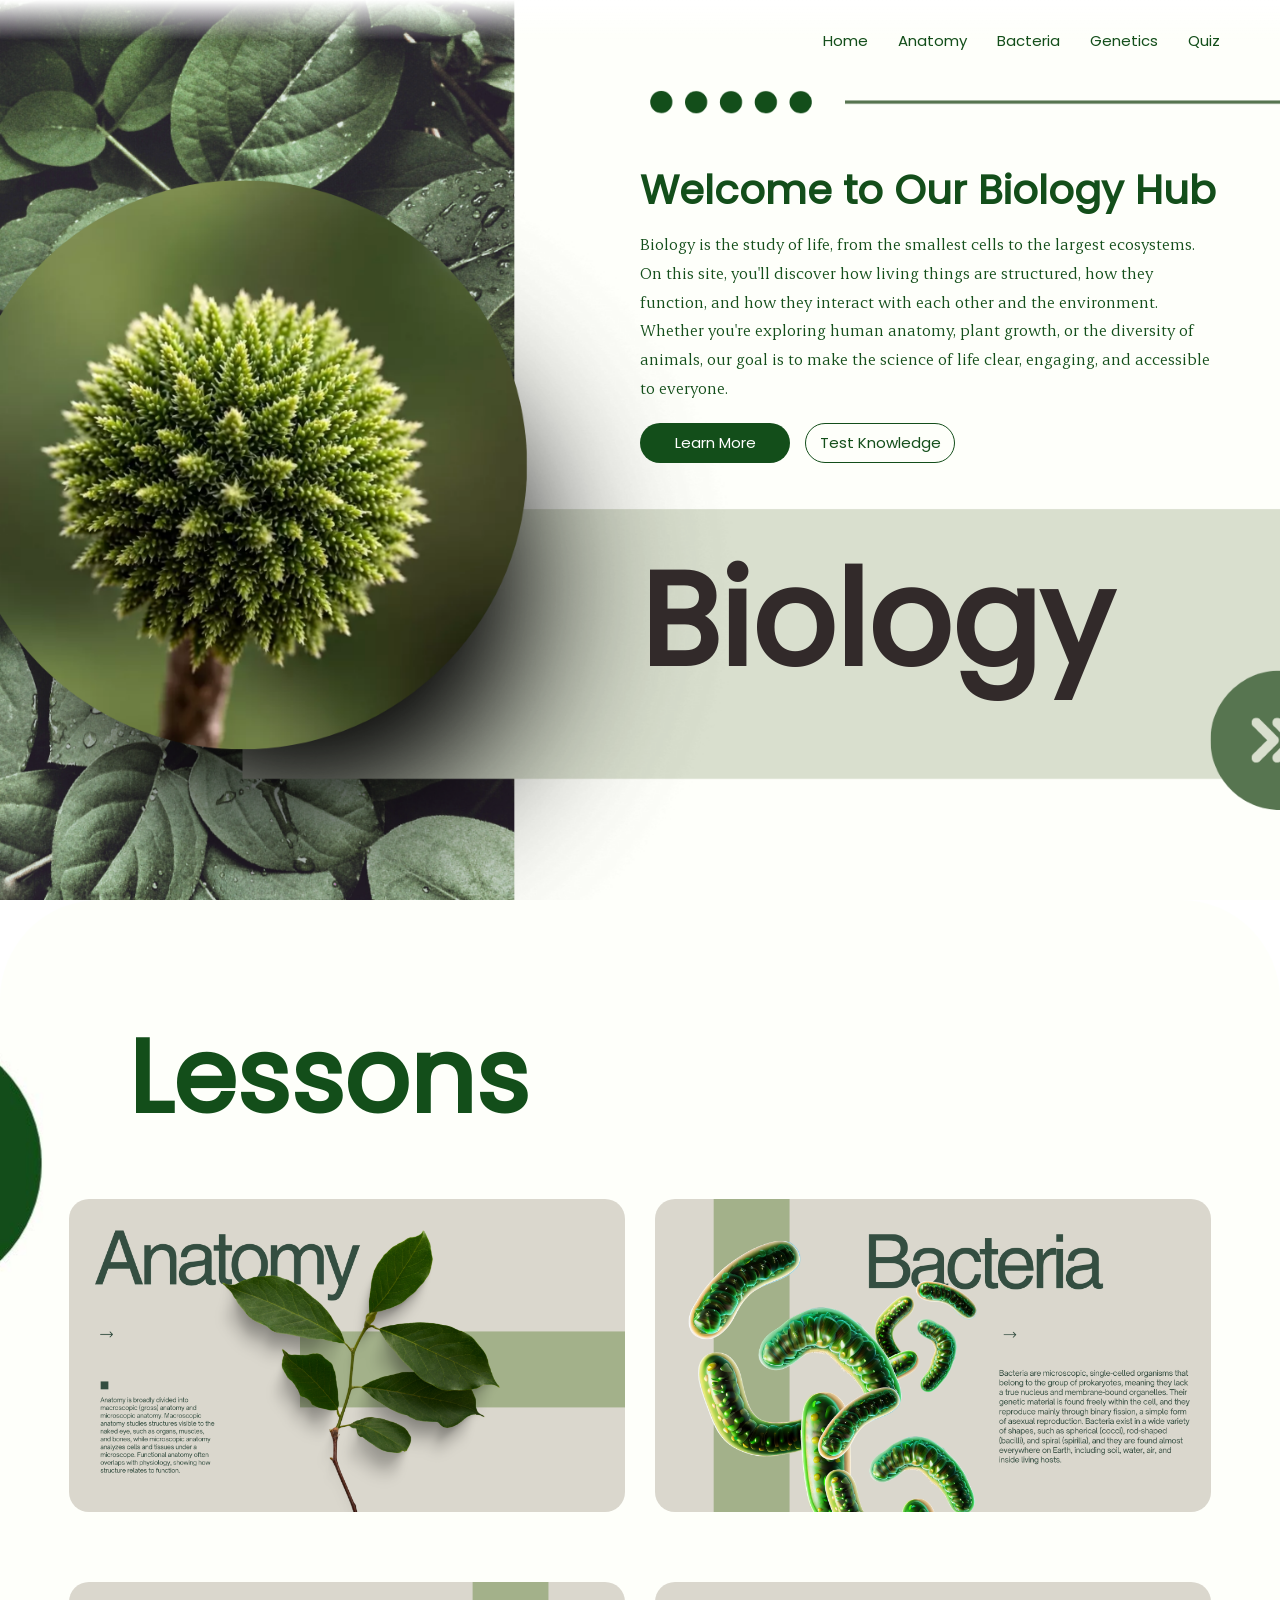
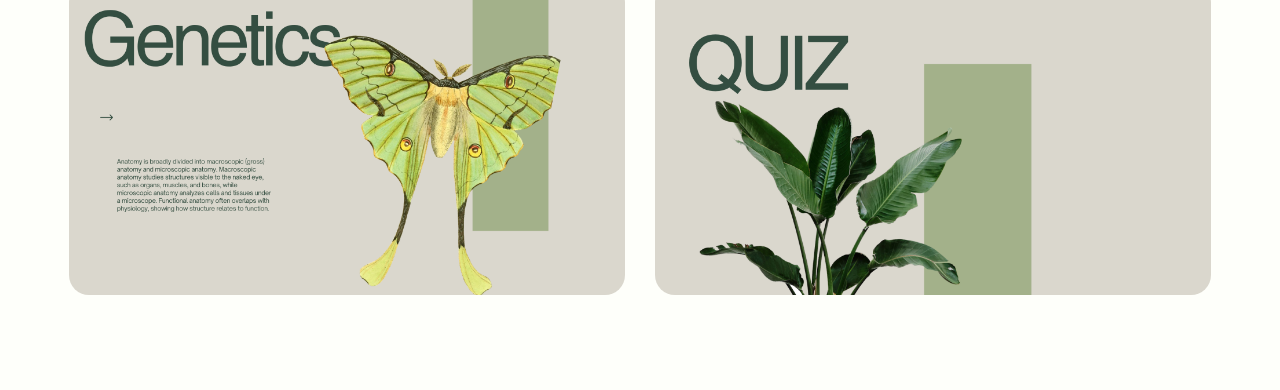
<file: index.html>
<!DOCTYPE html>
<html lang="en">
    <head>
        <title>Biology</title>
        <meta name="viewport" content="width=device-width, initial-scale=1.0">
        <link rel="stylesheet" href="styles.css">
    </head>
    <body>
        <header class="header"></header>

        <!-- Hamburger button (visible on tablet & mobile) -->
        <button class="menu-toggle" id="menuToggle" aria-label="Open navigation menu" aria-expanded="false">
            <span></span>
            <span></span>
            <span></span>
        </button>

        <!-- Overlay to close menu when clicking outside -->
        <div class="nav-overlay" id="navOverlay"></div>

        <section class="front-section" id="home">
            <div class="nav-container">
                <nav id="mainNav">
                    <ul>
                        <li><a href="index.html" onclick="closeMenu()">Home</a></li>
                        <li><a href="Anatomy.html" onclick="closeMenu()">Anatomy</a></li>
                        <li><a href="Bacteria.html" onclick="closeMenu()">Bacteria</a></li>
                        <li><a href="Genetics.html" onclick="closeMenu()">Genetics</a></li>
                        <li><a href="" onclick="closeMenu()">Quiz</a></li>
                    </ul>
                </nav>
            </div>

            <div class="front-head">
                <h1><b>Welcome to Our Biology Hub</b></h1>
                <p>Biology is the study of life, from the smallest cells to the largest ecosystems. 
                    On this site, you'll discover how living things are structured, how they function,
                    and how they interact with each other and the environment. Whether you're exploring
                    human anatomy, plant growth, or the diversity of animals, our goal is to make the 
                    science of life clear, engaging, and accessible to everyone.</p>
                <div class="cta-buttons">
                    <a href="#lessons" class="discover">Learn More</a>
                    <a href="#quiz" class="find">Test Knowledge</a>
                </div>
                <h2><b>Biology</b></h2>
            </div>
        </section>

        <section class="overview-section" id="lessons">
            <h1><b>Lessons</b></h1>
            <div class="row">
                <div class="column">
                    <a href="Anatomy.html"><img src="assests/1.png" alt="Anatomy lesson"></a>
                </div>
                <div class="column">
                    <a href="Bacteria.html"><img src="assests/3.png" alt="Bacteria lesson"></a>
                </div>
            </div>
            <div class="row">
                <div class="column">
                    <a href="Genetics.html"><img src="assests/2.png" alt="Genetics lesson"></a>
                </div>
                <div class="column">
                    <a href="lesson4.html"><img src="assests/4.png" alt="Lesson 4"></a>
                </div>
            </div>
        </section>

        <script>
            const toggle   = document.getElementById('menuToggle');
            const nav      = document.getElementById('mainNav');
            const overlay  = document.getElementById('navOverlay');

            function openMenu() {
                nav.classList.add('open');
                overlay.classList.add('active');
                toggle.setAttribute('aria-expanded', 'true');
            }

            function closeMenu() {
                nav.classList.remove('open');
                overlay.classList.remove('active');
                toggle.setAttribute('aria-expanded', 'false');
            }

            toggle.addEventListener('click', () => {
                nav.classList.contains('open') ? closeMenu() : openMenu();
            });

            overlay.addEventListener('click', closeMenu);

            // Close menu on Escape key
            document.addEventListener('keydown', (e) => {
                if (e.key === 'Escape') closeMenu();
            });
        </script>
    </body>
</html>
</file>
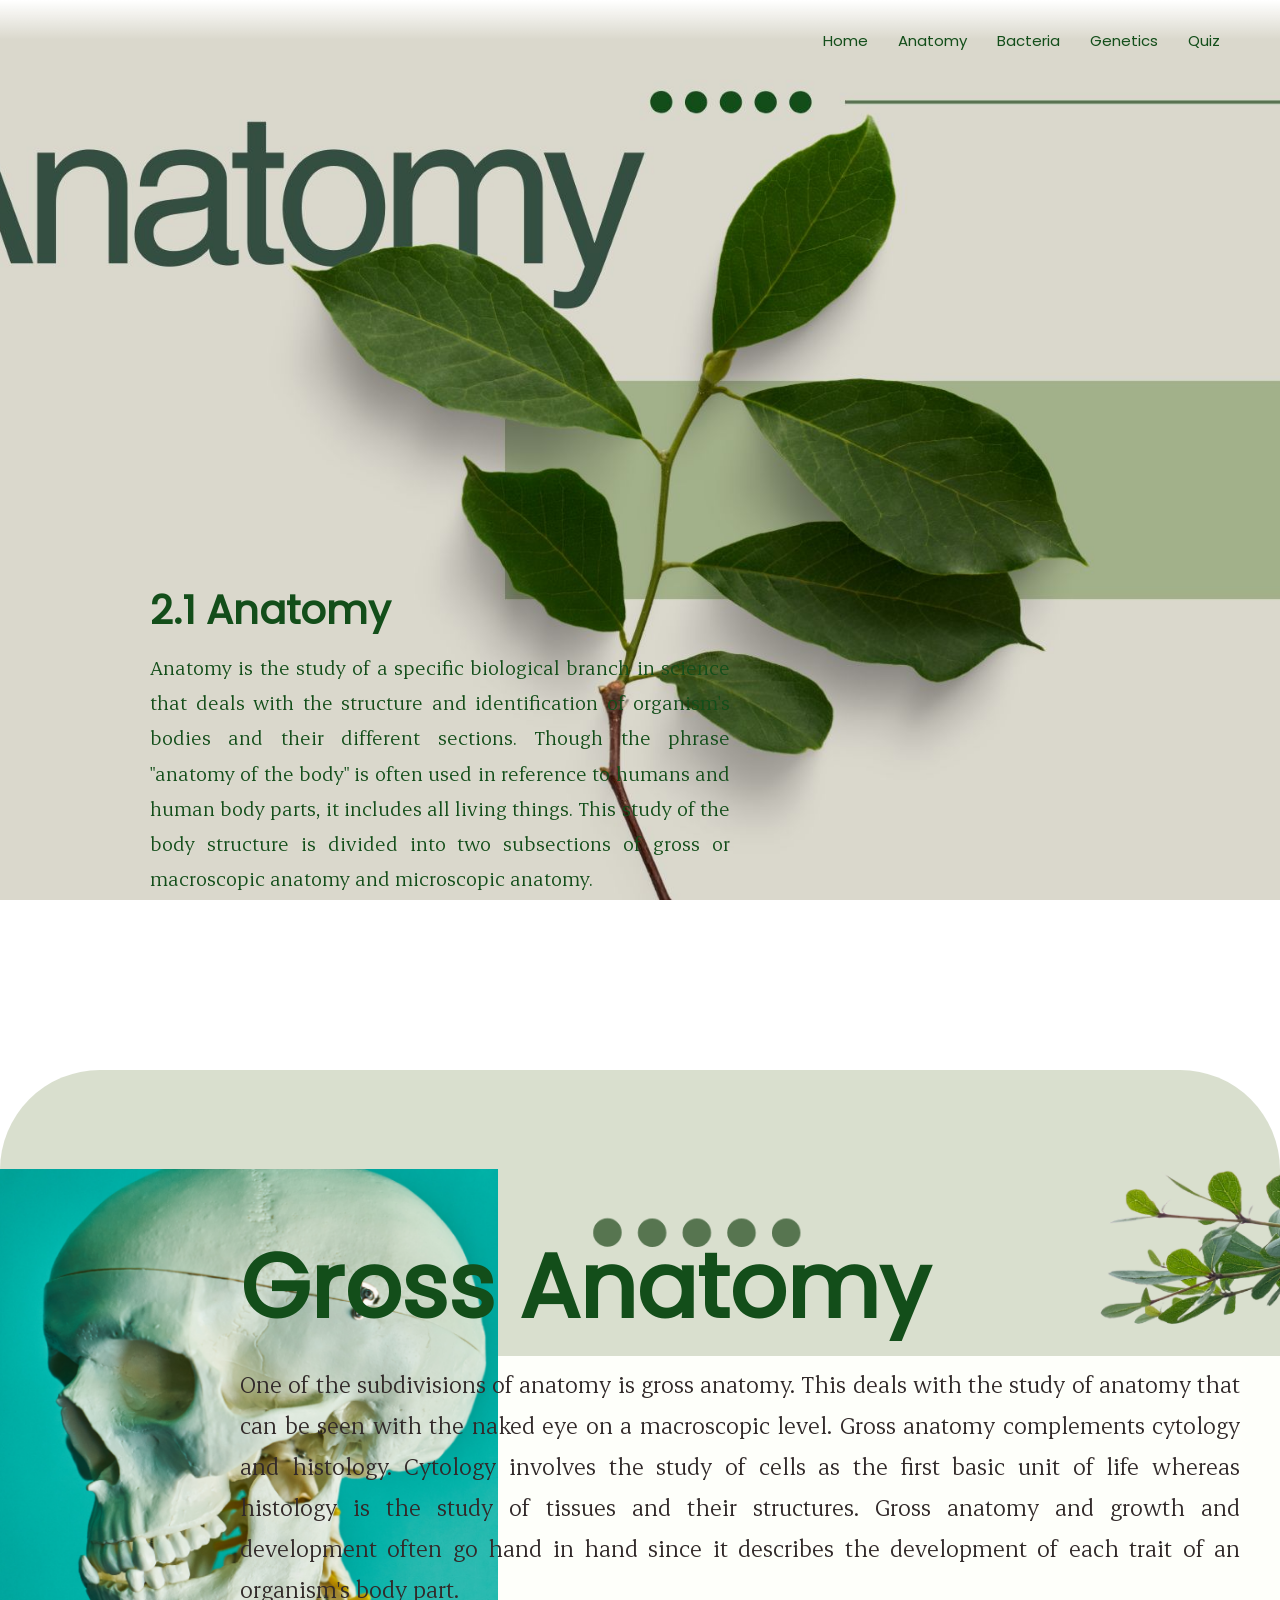
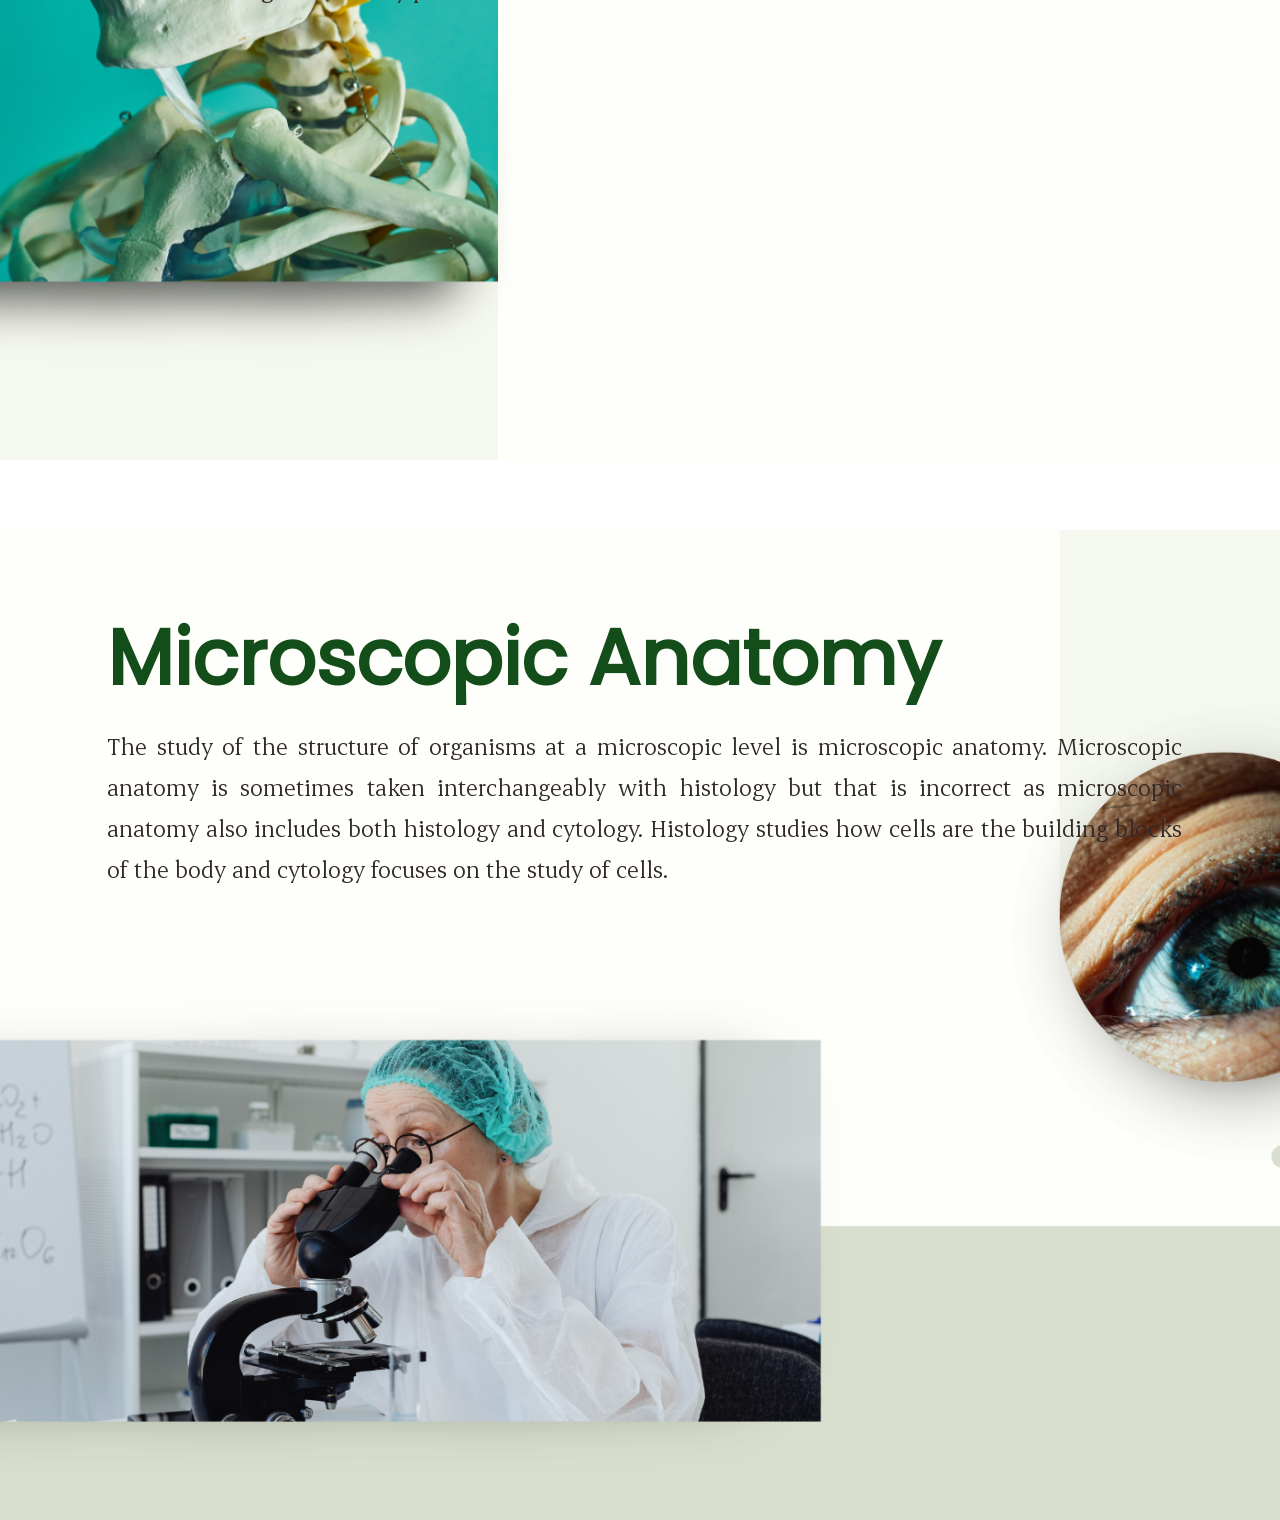
<file: Anatomy.html>
<!DOCTYPE html>
<html lang="en">
    <head>
        <title>Biology - Anatomy</title>
        <meta name="viewport" content="width=device-width, initial-scale=1.0">
        <link rel="stylesheet" href="styles1.css">
    </head>
    <body>
        <header class="header"></header>

        <!-- Hamburger button -->
        <button class="menu-toggle" id="menuToggle" aria-label="Open navigation menu" aria-expanded="false">
            <span></span>
            <span></span>
            <span></span>
        </button>

        <!-- Overlay -->
        <div class="nav-overlay" id="navOverlay"></div>

        <!-- Hero section -->
        <section class="front-section" id="home">
            <div class="nav-container">
                <nav id="mainNav">
                    <ul>
                        <li><a href="index.html" onclick="closeMenu()">Home</a></li>
                        <li><a href="Anatomy.html"  onclick="closeMenu()">Anatomy</a></li>
                        <li><a href="Bacteria.html" onclick="closeMenu()">Bacteria</a></li>
                        <li><a href="Genetics.html" onclick="closeMenu()">Genetics</a></li>
                        <li><a href=""      onclick="closeMenu()">Quiz</a></li>
                    </ul>
                </nav>
                <div class="front-head">
                    <h1><b>2.1 Anatomy</b></h1>
                    <p>Anatomy is the study of a specific biological branch in science that deals with the structure and identification of organism's 
                        bodies and their different sections. Though the phrase "anatomy of the body" is often used in reference to humans and human body 
                        parts, it includes all living things. This study of the body structure is divided into two subsections of gross or macroscopic
                        anatomy and microscopic anatomy.</p>
                </div>
            </div>
        </section>

        <!-- Gross Anatomy section -->
        <section class="gross" id="gross">
            <div class="headgross">
                <h1><b>Gross Anatomy</b></h1>
                <p>One of the subdivisions of anatomy is gross anatomy. This deals with the study of anatomy that can be seen with the naked eye on a macroscopic level.
                    Gross anatomy complements cytology and histology. Cytology involves the study of cells as the first basic unit of life whereas histology is the study
                    of tissues and their structures. Gross anatomy and growth and development often go hand in hand since it describes the development of each trait of 
                    an organism's body part.</p>
            </div>
        </section>

        <!-- Microscopic Anatomy section -->
        <section class="microscopic" id="microscopic">
            <div class="headmicro">
                <h1><b>Microscopic Anatomy</b></h1>
                <p>The study of the structure of organisms at a microscopic level is microscopic anatomy. Microscopic anatomy is sometimes taken interchangeably with 
                    histology but that is incorrect as microscopic anatomy also includes both histology and cytology. Histology studies how cells are the building blocks 
                    of the body and cytology focuses on the study of cells.</p>
            </div>
        </section>

        <script>
            const toggle  = document.getElementById('menuToggle');
            const nav     = document.getElementById('mainNav');
            const overlay = document.getElementById('navOverlay');

            function openMenu() {
                nav.classList.add('open');
                overlay.classList.add('active');
                toggle.setAttribute('aria-expanded', 'true');
            }

            function closeMenu() {
                nav.classList.remove('open');
                overlay.classList.remove('active');
                toggle.setAttribute('aria-expanded', 'false');
            }

            toggle.addEventListener('click', () => {
                nav.classList.contains('open') ? closeMenu() : openMenu();
            });

            overlay.addEventListener('click', closeMenu);

            document.addEventListener('keydown', (e) => {
                if (e.key === 'Escape') closeMenu();
            });
        </script>
    </body>
</html>
</file>
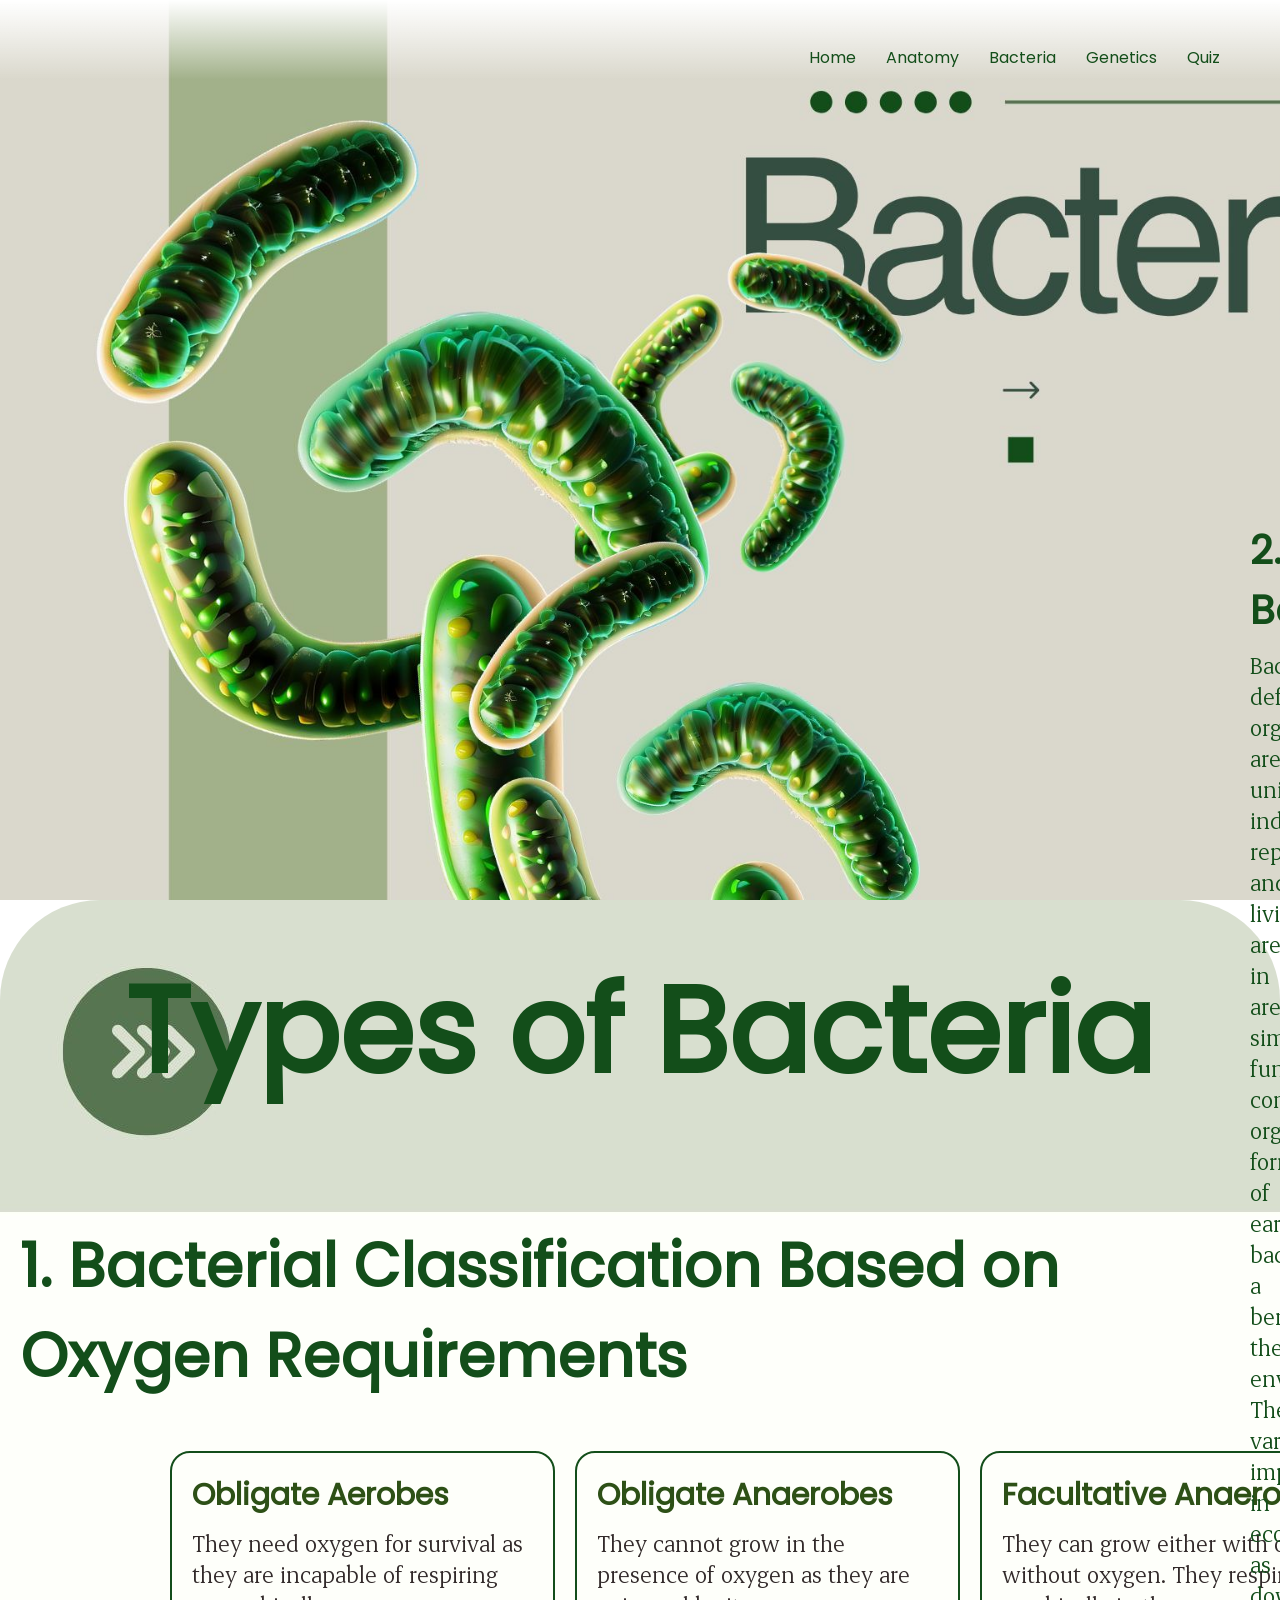
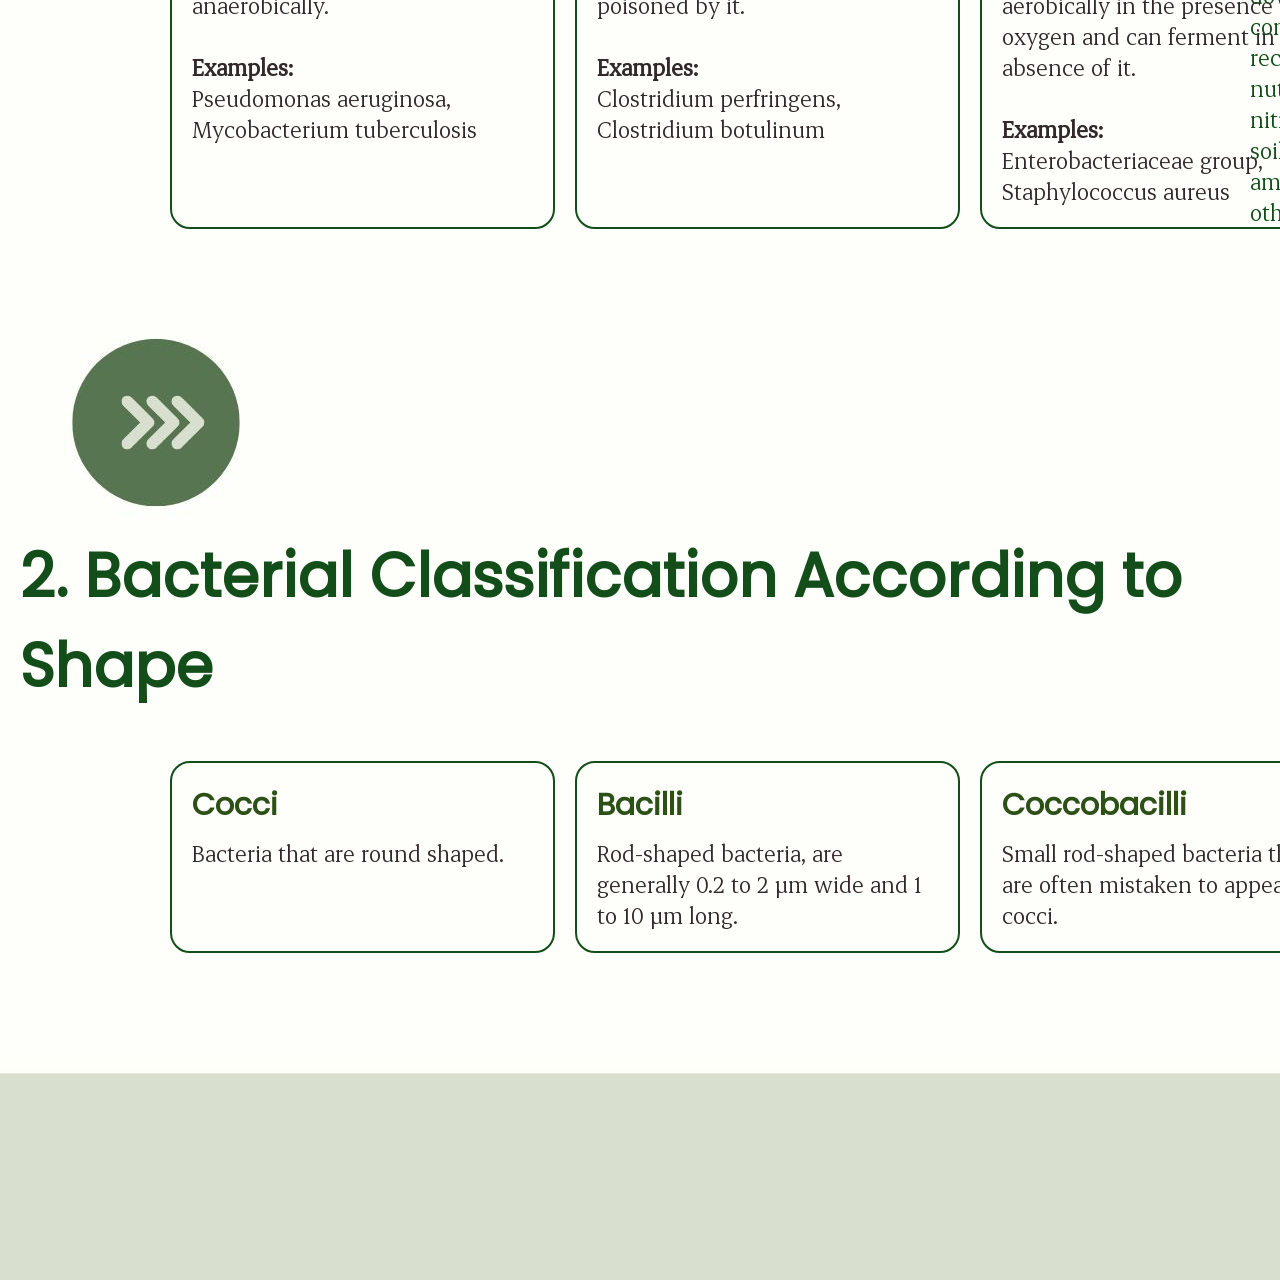
<file: Bacteria.html>
<!DOCTYPE html>
<html>
    <head>
        <title>Biology</title>
        <meta name="viewport" content="width=device-width initial-scale=1.0">
        <link rel="stylesheet" href="styles2.css">
    </head>
    <body>
        <header class="header"></header>
        <!-- Homepage section start -->
        <section class="front-section" id="#home">
                <!-- NavBar start -->
            <div class="nav-container">
                <nav>
                    <ul>
                        <li><a href="index.html">Home</a></li>
                        <li><a href="Anatomy.html">Anatomy</a></li>
                        <li><a href="Bacteria.html">Bacteria</a></li>
                        <li><a href="Genetics.html">Genetics</a></li>
                        <li><a href="">Quiz</a></li>
                       
                    </ul>
                </nav>
                <div class="front-head">
                    <h1><b> 2.2 Bacteria</b></h1>
                    <p>Bacteria are defined as organisms that are microscopic, unicellular, independently reproducing, and mostly free-living. Bacteria are ubiquitous in nature.
                         They are structurally simple but functionally complex organisms that form the basis of all life on earth. Most bacteria, barring a few, are beneficial
                          for their environment. They play a variety of important roles in the ecosystem such as breaking down the toxic components, recycling the nutrients,
                           fixing nitrogen in the soil from the air, among many others.</p>
               
                </div>
            </div>
            <!-- NavBar end -->
    
        </section>
        <!-- Homepage section end -->
        


            <section class="oxygen">

                    <h1>Types of Bacteria</h1>
                    
                    <h2>1. Bacterial Classification Based on Oxygen Requirements</h2>
                                
                <div class="bacteria-grid">
                        
                        <div class="bacteria-box">
                            <h3>Obligate Aerobes</h3>
                            <p>They need oxygen for survival as they are incapable of respiring anaerobically.<br><br></p>
                            <p><strong>Examples:<br></strong> Pseudomonas aeruginosa, Mycobacterium tuberculosis</p>
                        </div>

                        <div class="bacteria-box">
                            <h3>Obligate Anaerobes</h3>
                            <p>They cannot grow in the presence of oxygen as they are poisoned by it.<br><br></p>
                            <p><strong>Examples:<br></strong> Clostridium perfringens, Clostridium botulinum</p>
                        </div>

                        <div class="bacteria-box">
                            <h3>Facultative Anaerobes</h3>
                            <p>They can grow either with or without oxygen. They respire aerobically in the presence of oxygen and can ferment in the absence of it.<br><br></p>
                            <p><strong>Examples:<br></strong> Enterobacteriaceae group, Staphylococcus aureus</p>
                        </div>

                        <div class="bacteria-box">
                            <h3>Aerotolerant</h3>
                            <p>They do not require oxygen for respiration. However, unlike obligate anaerobes, they are not poisoned by oxygen.<br><br></p>
                            <p><strong>Example:<br></strong> Lactobacillus sp.</p>
                        </div>
                </div>

            </section>
               
            </div>
           

        </section>

        <section class="shape" id="shape">
                
            <h2>2. Bacterial Classification According to Shape</h2>
    
                <div class="bacteria-grid">
                <div class="bacteria-box">
                    <h3>Cocci</h3>
                    <p>Bacteria that are round shaped.</p>
                </div>

                <div class="bacteria-box">
                    <h3>Bacilli</h3>
                    <p>Rod-shaped bacteria, are generally 0.2 to 2 µm wide and 1 to 10 µm long.</p>
                </div>

                <div class="bacteria-box">
                    <h3>Coccobacilli</h3>
                    <p>Small rod-shaped bacteria that are often mistaken to appear like cocci.</p>
                </div>

                <div class="bacteria-box">
                    <h3>Spirochetes</h3>
                    <p>Bacteria with a spiral shape and a flexible body.</p>
                </div>
           

        </section>
        

    </body>
</html>
</file>
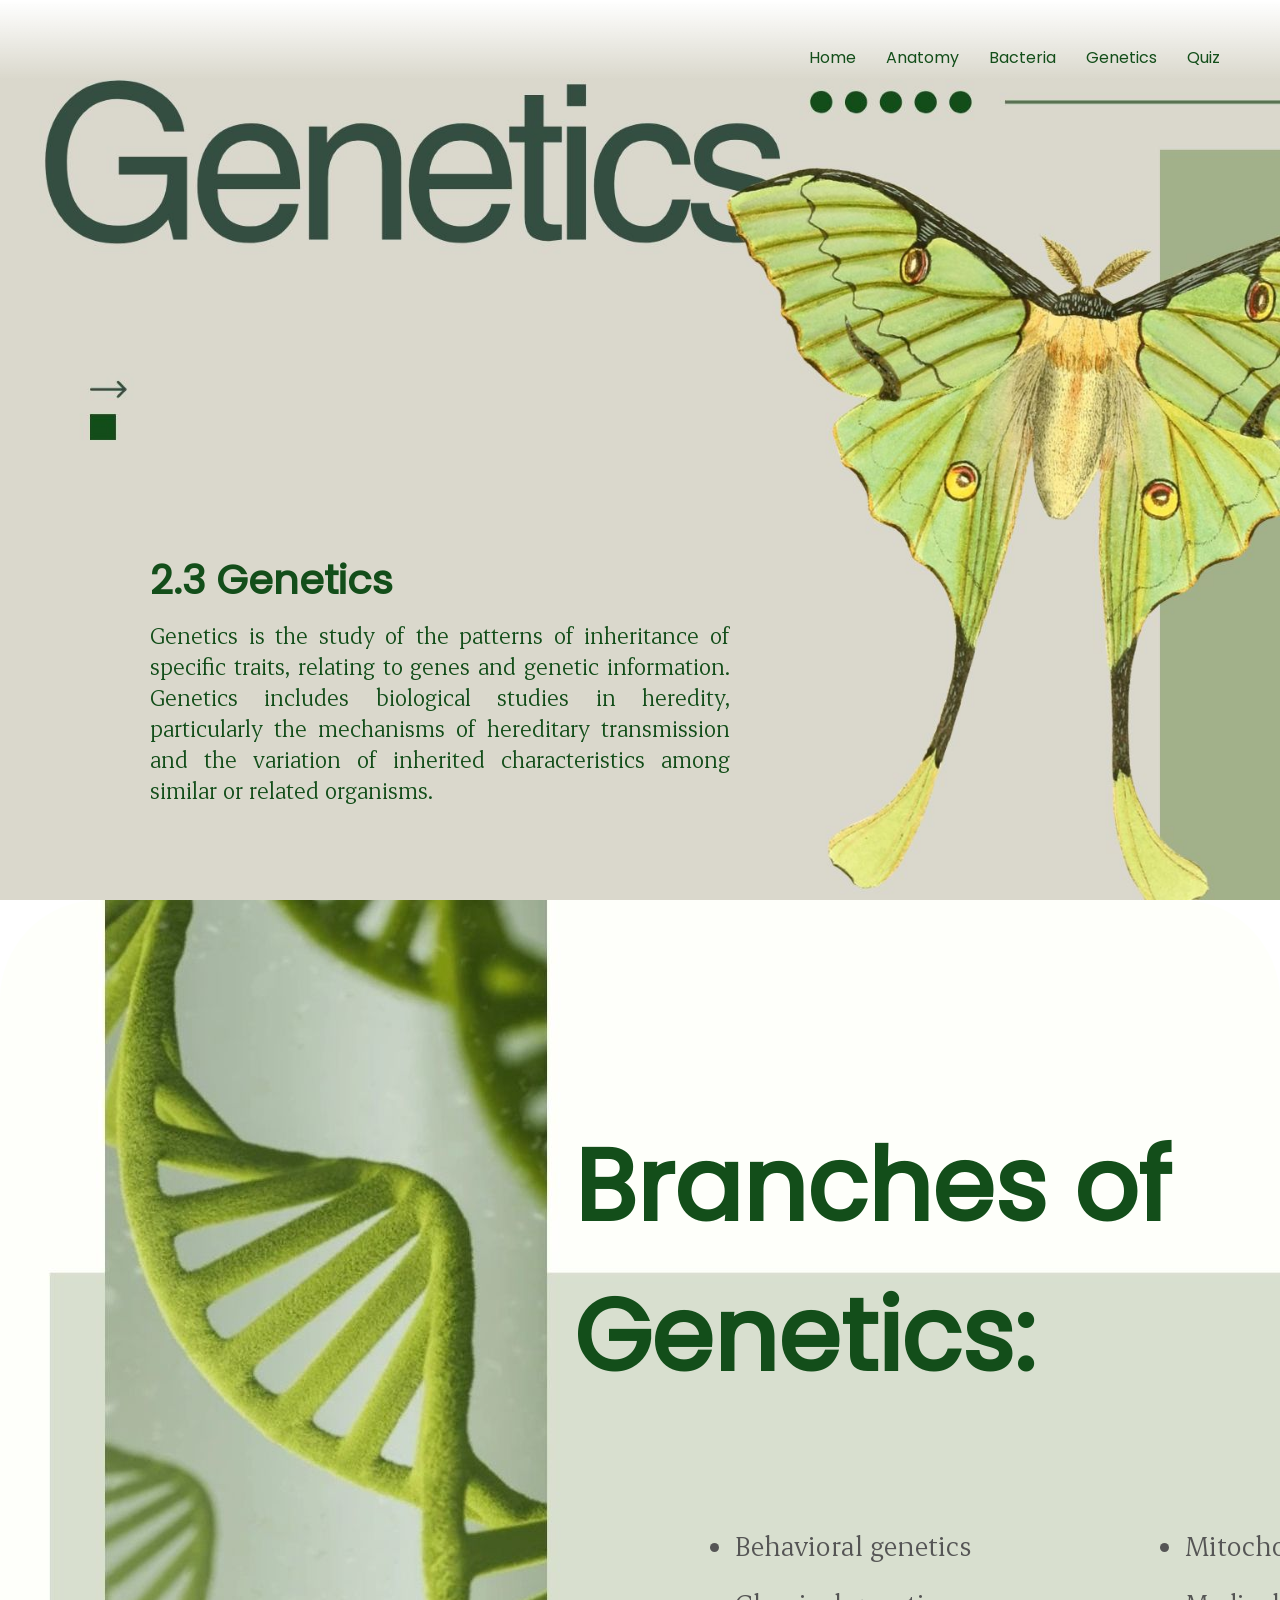
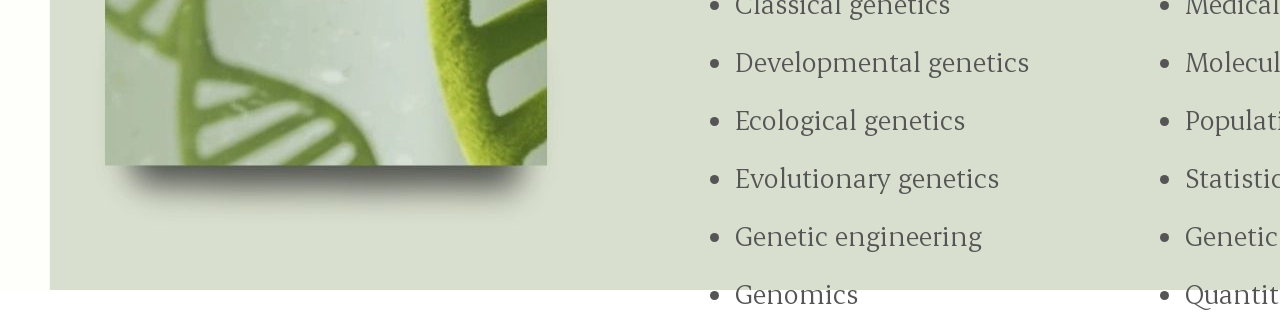
<file: Genetics.html>
<!DOCTYPE html>
<html>
    <head>
        <title>Biology</title>
        <meta name="viewport" content="width=device-width initial-scale=1.0">
        <link rel="stylesheet" href="styles3.css">
    </head>
    <body>
        <header class="header"></header>
        <!-- Homepage section start -->
        <section class="front-section" id="#home">
                <!-- NavBar start -->
            <div class="nav-container">
                <nav>
                    <ul>
                        <li><a href="index.html">Home</a></li>
                        <li><a href="Anatomy.html">Anatomy</a></li>
                        <li><a href="Bacteria.html">Bacteria</a></li>
                        <li><a href="Genetics.html">Genetics</a></li>
                        <li><a href="">Quiz</a></li>
                       
                    </ul>
                </nav>
                <div class="front-head">
                    <h1><b> 2.3 Genetics</b></h1>
                    <p>Genetics is the study of the patterns of inheritance of specific traits, relating to genes and genetic information. 
                        Genetics includes biological studies in heredity, particularly the mechanisms of hereditary transmission and the 
                        variation of inherited characteristics among similar or related organisms.</p>
               
                </div>
            </div>
            <!-- NavBar end -->
    
        </section>
        <!-- Homepage section end -->
        
       
        <section class="gen-sec" id="gen-sec">

            <h1> Branches of Genetics:</h1>
         <div class="container">  
            <div class="two-column">
            <div class="column">
                <ul>
                    <li>Behavioral genetics</li>
                    <li>Classical genetics</li>
                    <li>Developmental genetics</li>
                    <li>Ecological genetics</li>
                    <li>Evolutionary genetics</li>
                    <li>Genetic engineering</li>
                    <li>Genomics</li>
                </ul>
            </div>
            <div class="column">
                <ul>
                    <li>Mitochondrial genetics</li>
                    <li>Medical genetics</li>
                    <li>Molecular genetics</li>
                    <li>Population genetics</li>
                    <li>Statistical genetics</li>
                    <li>Genetic epidemiology</li>
                    <li>Quantitative genetics</li>
                </ul>
            </div>
            </div>
        </div>
        </section>
        

    </body>
</html>
</file>
<file: styles.css>
@font-face {
    font-family: "Erode";
    src: url(assests/fonts/erode/Erode-Regular.ttf) format('truetype');
}

@font-face {
    font-family: "Poppins";
    src: url(assests/fonts/poppins/Poppins-Regular.ttf) format('truetype');
}

html {
    scroll-behavior: smooth;
    min-height: 100%;
    /* prevent white/grey margin on sides */
    margin: 0;
    padding: 0;
}

* {
    margin: 0;
    padding: 0;
    box-sizing: border-box;
}

body {
    background-image: url('assests/homebg.png');
    background-repeat: no-repeat;
    background-size: cover;
    background-position: center center;
    background-attachment: fixed;
    min-height: 100vh;
    /* use 100% not 100vw to avoid scrollbar-gap on desktop */
    width: 100%;
    overflow-x: hidden;
    margin: 0;
    padding: 0;
}

/* ── HOME SECTION ── */
#front-section,
.front-section {
    min-height: 100vh;
    width: 100%;
    position: relative;
}

/* ── HEADER / NAV ── */
.header {
    position: fixed;
    top: 0;
    left: 0;
    width: 100%;
    padding: 20px 10px;
    background: linear-gradient(
        to bottom,
        rgba(255, 255, 255, 1),
        rgba(255, 255, 255, 0.5),
        rgba(255, 255, 255, 0)
    );
    display: flex;
    justify-content: space-between;
    align-items: center;
    z-index: 100;
}

.nav-container {
    width: 100%;
    display: flex;
    justify-content: flex-end;
}

/* hamburger button – hidden on desktop */
.menu-toggle {
    display: none;
    flex-direction: column;
    gap: 5px;
    cursor: pointer;
    padding: 10px;
    z-index: 200;
    position: fixed;
    top: 18px;
    right: 20px;
}

.menu-toggle span {
    display: block;
    width: 25px;
    height: 3px;
    background-color: #134e1a;
    border-radius: 3px;
    transition: all 0.3s ease;
}

nav {
    position: fixed;
    top: 0;
    right: 0;
    padding: 28px 60px;
    font-family: "Poppins";
    z-index: 150;
}

nav ul {
    display: flex;
    gap: 30px;
    list-style: none;
    padding-left: 0;
    align-items: center;
}

nav ul li a {
    text-decoration: none;
    color: #134e1a;
    font-size: 15px;
    white-space: nowrap;
}

nav ul li a:hover {
    text-decoration: underline;
}

/* ── HERO CONTENT ── */
.front-head {
    position: relative;
    width: 580px;
    max-width: 90%;
    margin-left: auto;
    margin-right: 80px;
    padding-top: 180px;
    color: #134e1a;
    animation: fadeIn 0.5s ease-out;
}

.front-head h1 {
    font-size: 40px;
    padding-bottom: 10px;
    font-family: "Poppins";
}

.front-head h2 {
    font-size: 160px;
    padding-bottom: 10px;
    font-family: "Poppins";
    padding-top: 60px;
    color: #322a2a;
}

.front-head p {
    font-size: 18px;
    font-family: "Erode";
    line-height: 1.6;
}

/* ── CTA BUTTONS ── */
.cta-buttons {
    display: flex;
    gap: 15px;
    margin-top: 20px;
    font-family: "Poppins";
    flex-wrap: wrap;
}

.cta-buttons a {
    text-decoration: none;
}

.discover {
    width: 150px;
    height: 40px;
    border-radius: 25px;
    padding: 7px;
    font-size: 15px;
    background-color: #134e1a;
    color: #ffffff;
    border: none;
    text-align: center;
    display: flex;
    align-items: center;
    justify-content: center;
}

.find {
    width: 150px;
    height: 40px;
    border-radius: 25px;
    padding: 7px;
    font-size: 15px;
    color: #134e1a;
    border: 1px solid #134e1a;
    text-align: center;
    background: transparent;
    display: flex;
    align-items: center;
    justify-content: center;
}

/* ── OVERVIEW / LESSONS SECTION ── */
.overview-section {
    width: 100%;
    min-height: 110vh;
    background-image: url(assests/bg2.jpg);
    background-size: cover;
    background-position: center;
    padding: 0 0 60px 0;
    border-radius: 100px 100px 0 0;
}

.overview-section h1 {
    font-size: clamp(48px, 8vw, 120px);
    padding-bottom: 10px;
    padding-left: clamp(20px, 10vw, 450px);
    font-family: "Poppins";
    padding-top: 100px;
    color: #134e1a;
}

/* ── LESSON GRID ── */
.row {
    width: 90%;
    display: flex;
    flex-direction: row;
    justify-content: center;
    gap: 20px;
    padding-top: 30px;
    padding-bottom: 30px;
    margin: 0 auto;
    animation: appear linear;
    animation-timeline: view();
    animation-range: entry 0% cover 40%;
}

.column {
    flex: 1;
    min-width: 0;
    padding: 5px;
    animation: appear linear;
    animation-timeline: view();
    animation-range: entry 0% cover 40%;
    transition: transform 0.3s ease;
}

.column:hover {
    transform: scale(1.05);
    z-index: 2;
}

.column img {
    display: block;
    width: 100%;
    height: auto;
    border-radius: 20px;
    object-fit: cover;
}

.center {
    display: block;
    margin-left: auto;
    margin-right: auto;
    padding-bottom: 10px;
    padding-top: 30px;
    transition: transform 0.3s ease;
}

.center:hover {
    transform: scale(1.05);
    z-index: 2;
}

/* ── NAV OVERLAY (mobile) ── */
.nav-overlay {
    display: none;
    position: fixed;
    inset: 0;
    background: rgba(0, 0, 0, 0.35);
    z-index: 130;
    opacity: 0;
    transition: opacity 0.3s ease;
}

.nav-overlay.active {
    display: block;
    opacity: 1;
}

/* ── ANIMATIONS ── */
@keyframes fadeIn {
    from { opacity: 0; transform: scale(0.9); }
    to   { opacity: 1; transform: scale(1);   }
}

@keyframes slideIn {
    from { opacity: 0; transform: translateY(-30px); }
    to   { opacity: 1; transform: translateY(0);      }
}

/* ════════════════════════════════════════════
   RESPONSIVE BREAKPOINTS
   ════════════════════════════════════════════ */

/* ── LARGE DESKTOP (1200px – 1440px) ── */
@media (max-width: 1440px) {
    .front-head {
        margin-right: 60px;
        padding-top: 160px;
    }

    .front-head h2 {
        font-size: 130px;
    }
}

/* ── MEDIUM DESKTOP / LAPTOP (992px – 1199px) ── */
@media (max-width: 1199px) {
    .front-head {
        width: 500px;
        margin-right: 40px;
        padding-top: 140px;
    }

    .front-head h1 {
        font-size: 32px;
    }

    .front-head h2 {
        font-size: 100px;
        padding-top: 40px;
    }

    .front-head p {
        font-size: 16px;
    }

    .overview-section h1 {
        padding-left: clamp(20px, 8vw, 300px);
    }
}

/* ── TABLET LANDSCAPE (769px – 991px) ── */
@media (max-width: 991px) {
    /* hamburger visible */
    .menu-toggle {
        display: flex;
    }

    nav {
        position: fixed;
        top: 0;
        right: -100%;
        width: 260px;
        height: 100vh;
        background: rgba(255, 255, 255, 0.97);
        padding: 80px 30px 30px;
        transition: right 0.35s ease;
        box-shadow: -4px 0 20px rgba(0,0,0,0.08);
    }

    nav.open {
        right: 0;
    }

    nav ul {
        flex-direction: column;
        gap: 24px;
        align-items: flex-start;
    }

    nav ul li a {
        font-size: 18px;
    }

    .front-head {
        width: 90%;
        margin: 0 auto;
        padding-top: 140px;
        text-align: center;
    }

    .front-head h1 {
        font-size: 28px;
    }

    .front-head h2 {
        font-size: 80px;
        padding-top: 30px;
    }

    .front-head p {
        font-size: 16px;
    }

    .cta-buttons {
        justify-content: center;
    }

    .overview-section {
        border-radius: 60px 60px 0 0;
    }

    .overview-section h1 {
        font-size: clamp(40px, 8vw, 80px);
        padding-left: 5%;
        padding-top: 70px;
        text-align: center;
    }

    .row {
        width: 95%;
        gap: 15px;
    }
}

/* ── TABLET PORTRAIT (576px – 768px) ── */
@media (max-width: 768px) {
    .front-head h2 {
        font-size: 60px;
        padding-top: 20px;
    }

    .front-head h1 {
        font-size: 24px;
    }

    .front-head p {
        font-size: 15px;
    }

    .overview-section {
        border-radius: 40px 40px 0 0;
    }

    .overview-section h1 {
        font-size: clamp(32px, 7vw, 64px);
        padding-left: 5%;
        text-align: center;
    }

    .row {
        flex-direction: column;
        align-items: center;
        width: 90%;
    }

    .column {
        width: 100%;
        max-width: 480px;
    }
}

/* ── MOBILE (up to 575px) ── */
@media (max-width: 575px) {
    body {
        background-image: linear-gradient(160deg, #ffffff 0%, #e8f5e9 50%, #c8e6c9 100%);
        background-attachment: scroll;
        background-size: auto;
        width: 100%;
        max-width: 100vw;
    }

    .header {
        padding: 15px 10px;
    }

    .front-section {
        min-height: 100svh; /* safe viewport on mobile */
    }

    .front-head {
        width: 92%;
        padding-top: 110px;
        text-align: center;
    }

    .front-head h1 {
        font-size: 20px;
    }

    .front-head h2 {
        font-size: 44px;
        padding-top: 16px;
    }

    .front-head p {
        font-size: 14px;
        line-height: 1.7;
    }

    .cta-buttons {
        flex-direction: column;
        align-items: center;
    }

    .discover,
    .find {
        width: 180px;
        height: 44px;
        font-size: 14px;
    }

    .overview-section {
        border-radius: 30px 30px 0 0;
        min-height: auto;
        padding-bottom: 40px;
    }

    .overview-section h1 {
        font-size: clamp(28px, 9vw, 48px);
        padding-top: 50px;
        padding-left: 5%;
        padding-right: 5%;
        text-align: center;
    }

    .row {
        flex-direction: column;
        align-items: center;
        width: 92%;
        padding-top: 20px;
        padding-bottom: 20px;
        gap: 16px;
    }

    .column {
        width: 100%;
        max-width: 360px;
        padding: 4px;
    }

    .column:hover,
    .center:hover {
        transform: scale(1.02); /* subtler on mobile */
    }
}

/* ── VERY SMALL DEVICES (up to 360px) ── */
@media (max-width: 360px) {
    .front-head h2 {
        font-size: 36px;
    }

    .front-head h1 {
        font-size: 18px;
    }

    .overview-section h1 {
        font-size: 26px;
    }
}
</file>
<file: styles1.css>
@font-face {
    font-family: "Erode";
    src: url(assests/fonts/erode/Erode-Regular.ttf) format('truetype');
}
@font-face {
    font-family: "Poppins";
    src: url(assests/fonts/poppins/Poppins-Regular.ttf) format('truetype');
}

html {
    scroll-behavior: smooth;
    min-height: 100%;
    margin: 0;
    padding: 0;
}

* {
    margin: 0;
    padding: 0;
    box-sizing: border-box;
}

body {
    background-image: url('assests/1.jpg');
    background-repeat: no-repeat;
    background-size: cover;
    background-position: center center;
    background-attachment: fixed;
    min-height: 100vh;
    width: 100%;
    overflow-x: hidden;
}

/* ── HOME SECTION ── */
#front-section,
.front-section {
    min-height: 100vh;
    width: 100%;
}

/* ── HEADER ── */
.header {
    position: fixed;
    top: 0;
    left: 0;
    width: 100%;
    padding: 20px 10px;
    background: linear-gradient(
        to bottom,
        rgba(255, 255, 255, 1),
        rgba(255, 255, 255, 0.5),
        rgba(255, 255, 255, 0)
    );
    display: flex;
    justify-content: space-between;
    align-items: center;
    z-index: 100;
}

/* ── HAMBURGER ── */
.menu-toggle {
    display: none;
    flex-direction: column;
    gap: 5px;
    cursor: pointer;
    padding: 10px;
    z-index: 200;
    position: fixed;
    top: 18px;
    right: 20px;
    background: none;
    border: none;
}

.menu-toggle span {
    display: block;
    width: 25px;
    height: 3px;
    background-color: #134e1a;
    border-radius: 3px;
    transition: all 0.3s ease;
}

/* ── NAV OVERLAY ── */
.nav-overlay {
    display: none;
    position: fixed;
    inset: 0;
    background: rgba(0, 0, 0, 0.35);
    z-index: 130;
    opacity: 0;
    transition: opacity 0.3s ease;
}

.nav-overlay.active {
    display: block;
    opacity: 1;
}

/* ── NAV ── */
.nav-container {
    width: 100%;
    display: flex;
    justify-content: space-between;
    align-items: flex-start;
}

nav {
    position: fixed;
    top: 0;
    right: 0;
    padding: 28px 60px;
    font-family: "Poppins";
    z-index: 150;
}

nav ul {
    display: flex;
    gap: 30px;
    list-style: none;
    padding-left: 0;
    align-items: center;
}

nav ul li a {
    text-decoration: none;
    color: #134e1a;
    font-size: 15px;
    white-space: nowrap;
}

nav ul li a:hover {
    text-decoration: underline;
}

/* ── HERO TEXT ── */
.front-head {
    width: 580px;
    max-width: 90%;
    margin-left: 150px;
    margin-top: 170px;
    padding-top: 410px;
    color: #134e1a;
    animation: fadeIn 0.5s ease-out;
    text-align: justify;
}

.front-head h1 {
    font-size: 40px;
    padding-bottom: 10px;
    font-family: "Poppins";
}

.front-head p {
    font-size: 22px;
    font-family: "Erode";
    line-height: 1.6;
}

/* ── GROSS SECTION ── */
.gross {
    width: 100%;
    min-height: 110vh;
    background-image: url(assests/gross.png);
    background-size: cover;
    background-position: center;
    padding: 0 0 60px 0;
    border-radius: 100px 100px 0 0;
}

.headgross {
    width: 1000px;
    max-width: 90%;
    margin-left: 850px;
    margin-top: 170px;
    padding-top: 200px;
    color: #134e1a;
    text-align: justify;
}

.headgross h1 {
    font-size: clamp(48px, 7vw, 120px);
    padding-bottom: 10px;
    font-family: "Poppins";
    color: #134e1a;
}

.headgross p {
    font-size: clamp(16px, 2vw, 33px);
    font-family: "Erode";
    color: #322a2a;
    line-height: 1.6;
}

/* ── MICROSCOPIC SECTION ── */
.microscopic {
    width: 100%;
    min-height: 110vh;
    background-image: url(assests/micro.png);
    background-size: cover;
    background-position: center;
    padding: 0 0 60px 0;
}

.headmicro {
    width: 1075px;
    max-width: 90%;
    margin-left: 107px;
    margin-top: 70px;
    padding-top: 70px;
    color: #134e1a;
    text-align: justify;
}

.headmicro h1 {
    font-size: clamp(40px, 6vw, 80px);
    padding-bottom: 10px;
    font-family: "Poppins";
    color: #134e1a;
}

.headmicro p {
    font-size: clamp(16px, 2vw, 33px);
    font-family: "Erode";
    color: #322a2a;
    line-height: 1.6;
}

/* ── ANIMATIONS ── */
@keyframes fadeIn {
    from { opacity: 0; transform: scale(0.9); }
    to   { opacity: 1; transform: scale(1);   }
}

@keyframes slideIn {
    from { opacity: 0; transform: translateY(-30px); }
    to   { opacity: 1; transform: translateY(0);      }
}


/* ════════════════════════════════════════════
   RESPONSIVE BREAKPOINTS
   ════════════════════════════════════════════ */

/* ── MEDIUM DESKTOP (992px – 1399px) ── */
@media (max-width: 1399px) {
    .headgross {
        margin-left: auto;
        margin-right: 40px;
        padding-top: 150px;
    }
}

/* ── TABLET LANDSCAPE (769px – 991px) ── */
@media (max-width: 991px) {
    /* show hamburger */
    .menu-toggle {
        display: flex;
    }

    nav {
        position: fixed;
        top: 0;
        right: -100%;
        width: 260px;
        height: 100vh;
        background: rgba(255, 255, 255, 0.97);
        padding: 80px 30px 30px;
        transition: right 0.35s ease;
        box-shadow: -4px 0 20px rgba(0,0,0,0.08);
    }

    nav.open {
        right: 0;
    }

    nav ul {
        flex-direction: column;
        gap: 24px;
        align-items: flex-start;
    }

    nav ul li a {
        font-size: 18px;
    }

    /* hero */
    .front-head {
        width: 90%;
        margin-left: 5%;
        padding-top: 200px;
        margin-top: 80px;
    }

    .front-head h1 { font-size: 32px; }
    .front-head p  { font-size: 18px; }

    /* gross */
    .gross {
        border-radius: 60px 60px 0 0;
        min-height: auto;
        padding-bottom: 60px;
    }

    .headgross {
        width: 90%;
        margin: 0 auto;
        padding-top: 80px;
        margin-top: 0;
    }

    /* micro */
    .microscopic {
        min-height: auto;
        padding-bottom: 60px;
    }

    .headmicro {
        width: 90%;
        margin: 0 auto;
        padding-top: 60px;
        margin-top: 0;
    }
}

/* ── TABLET PORTRAIT (576px – 768px) ── */
@media (max-width: 768px) {
    .front-head {
        padding-top: 160px;
        background-color: rgba(248, 248, 248, 0.582);
        border-radius: 10px;
    }

    .front-head h1 { font-size: 28px; }
    .front-head p  { font-size: 16px; }

    .gross {
        border-radius: 40px 40px 0 0;
    }

    .headgross,
    .headmicro {
        text-align: left;
        background-color: rgba(248, 248, 248, 0.582);
        border-radius: 10px;
    }
}

/* ── MOBILE (up to 575px) ── */
@media (max-width: 575px) {
    /* swap background image for gradient on mobile */
    body {
        background-image: linear-gradient(160deg, #ffffff 0%, #e8f5e9 50%, #c8e6c9 100%);
        background-attachment: scroll;
        background-size: auto;
        width: 100%;
    }

    .header {
        padding: 15px 10px;
    }

    .front-section {
        min-height: 100svh;
    }

    .front-head {
        width: 92%;
        margin-left: 4%;
        padding-top: 120px;
        margin-top: 60px;
        text-align: left;
        background-color: rgba(248, 248, 248, 0.582);
        border-radius: 10px;
    }

    .front-head h1 { font-size: 22px; }
    .front-head p  { font-size: 15px; line-height: 1.7; }

    /* gross */
    .gross {
        border-radius: 30px 30px 0 0;
        min-height: auto;
        padding-bottom: 40px;
        background-position: center top;
    }

    .headgross {
        width: 92%;
        margin: 0 auto;
        padding-top: 50px;
        background-color: rgba(248, 248, 248, 0.582);
        border-radius: 10px;
    }

    /* micro */
    .microscopic {
        min-height: auto;
        padding-bottom: 40px;
        background-position: center top;
    }

    .headmicro {
        width: 92%;
        margin: 0 auto;
        padding-top: 40px;
        background-color: rgba(248, 248, 248, 0.582);
        border-radius: 10px;
    }
}

/* ── VERY SMALL (up to 360px) ── */
@media (max-width: 360px) {
    .front-head h1  { font-size: 19px; }
    .headgross h1   { font-size: 36px; }
    .headmicro h1   { font-size: 32px; }
}
</file>
<file: styles2.css>
@font-face {
    font-family: "Erode";
    src: url(assests/fonts/erode/Erode-Regular.ttf) format('truetype');
}

@font-face {
    font-family: "Poppins";
    src: url(assests/fonts/poppins/Poppins-Regular.ttf) format('truetype');
}

html {
    scroll-behavior: smooth;
}

body {
    background-image: url('assests/2.jpg');
    background-repeat: no-repeat;
    background-size: cover;
    background-attachment: fixed;
    object-fit: contain;
    height: 100vh;
    width: 100vw;
   
}

* {
    margin: 0;
    padding: 0;
    box-sizing: border-box;
}

/* home-sec styling */
#front-section, .front-section {
    height: 100vh;
    width: 100vw;
    
}


.header {
    position: fixed;
    top: 0;
    left: 0;
    width: 100%;
    padding: 40px 10px;
    background: linear-gradient(to bottom,rgba(255, 255, 255, 1),  rgba(255, 255, 255, 0.5), rgba(255, 255, 255, 0) );
    display: flex;
    justify-content: space-between;
    align-items: center;
    z-index: 1;

}


.nav-container {
    width: 100%;
    display: flex;
    justify-content: flex-end;
    justify-content: space-between;
  
    
}

nav {
    margin: 45px 60px;
    position: fixed;
    font-family: "Poppins";
    right: 0;
    z-index: 1;

}

nav ul {
    display: flex;
    gap: 30px;
    list-style: none;
    padding-left: 0;
 
    
}

nav ul li {
    flex-wrap: wrap;
    
}

nav ul li a {
    text-decoration: none;
    color: #134e1a;
}

.front-head {
    width: 610px;
    margin-left: 1250px;
    margin-top: 170px;
    padding-top: 350px;
    color: #134e1a;
    animation: fadeIn 0.5s ease-out;
    text-align: justify;
    position: sticky;

    
}

.front-head h1 {
    font-size: 40px;
    padding-bottom: 10px;
    font-family: "Poppins";
}


.front-head p {
    font-size: 25px;
    font-family: "Erode";
}



 @keyframes slideIn {
            from {
                opacity: 0;
                transform: translateY(-30px);
            }
            to {
                opacity: 1;
                transform: translateY(0);
            }}

/* starting style for types  */
.oxygen{
    width: auto;
    height: 110vh;               
    background-image: url(assests/bactype1.jpg);
    padding: 1px 1px 0 0;
    border-radius: 100px 100px 0 0;
}


.oxygen h1 {
    font-size: 120px;
    padding-bottom: 10px;
    padding-top: 40px;
    font-family: "Poppins";
    color: #134e1a;
    text-align: center;
}

.oxygen h2 {
    padding-top: 90px;
    font-size: 60px;
    padding-bottom: 10px;
    font-family: "Poppins";
    color: #134e1a;
    padding-left: 20px;
}

.oxygen h3{
    font-size: 30px;
    padding-bottom: 10px;
    font-family: "Poppins";
    color: #134e1a;

}

.oxygen p {
    font-size: 25px;
    font-family: "Erode";
    color: #322a2a;
    text-align: left;
}

.shape{
    width: auto;
    height: 110vh;               
    background-image: url(assests/bactype2.jpg);
    padding: 1px 1px 0 0;
}



.shape h2 {
    padding-top: 240px;
    font-size: 60px;
    padding-bottom: 10px;
    font-family: "Poppins";
    color: #134e1a;
    padding-left: 20px;
}

.shape h3{
    font-size: 30px;
    padding-bottom: 10px;
    font-family: "Poppins";
    color: #134e1a;

}

.shape p {
    font-size: 25px;
    font-family: "Erode";
    color: #322a2a;
    text-align: left;
}

         .bacteria-grid {
            display: grid;
            grid-template-columns: repeat(auto-fit, minmax(300px, 1fr));
            gap: 20px;
            margin: 20px 0;
            width:1600px;
            margin-left: 170px;
            margin-top: 20px;
            padding-top: 20px;
            color: #134e1a;
            text-align: justify;
        }

        .bacteria-box {
            border: 2px solid #134e1a;
            padding: 20px;
            border-radius: 20px;
        }

        .bacteria-box h3 {
            color: #2d5016;
            margin-top: 0;
        }


              
            
             @keyframes fadeIn {
            from {
                opacity: 0;
                transform: scale(0.9);
            }
            to {
                opacity: 1;
                transform: scale(1);
            }
        }
              
      
        
        @media (max-width: 480px) {
            .container {
                padding: 30px 20px;
            }
            
            h2 {
                font-size: 24px;
            }   
            
        }
  /* end style for organizations  */
</file>
<file: styles3.css>
@font-face {
    font-family: "Erode";
    src: url(assests/fonts/erode/Erode-Regular.ttf) format('truetype');
}

@font-face {
    font-family: "Poppins";
    src: url(assests/fonts/poppins/Poppins-Regular.ttf) format('truetype');
}

html {
    scroll-behavior: smooth;
}

body {
    background-image: url('assests/3.jpg');
    background-repeat: no-repeat;
    background-size: cover;
    background-attachment: fixed;
    object-fit: contain;
    height: 100vh;
    width: 100vw;
   
}

* {
    margin: 0;
    padding: 0;
    box-sizing: border-box;
}

/* home-sec styling */
#front-section, .front-section {
    height: 100vh;
    width: 100vw;
    
}


.header {
    position: fixed;
    top: 0;
    left: 0;
    width: 100%;
    padding: 40px 10px;
    background: linear-gradient(to bottom,rgba(255, 255, 255, 1),  rgba(255, 255, 255, 0.5), rgba(255, 255, 255, 0) );
    display: flex;
    justify-content: space-between;
    align-items: center;
    z-index: 1;

}


.nav-container {
    width: 100%;
    display: flex;
    justify-content: flex-end;
    justify-content: space-between;
  
    
}

nav {
    margin: 45px 60px;
    position: fixed;
    font-family: "Poppins";
    right: 0;
    z-index: 1;

}

nav ul {
    display: flex;
    gap: 30px;
    list-style: none;
    padding-left: 0;
 
    
}

nav ul li {
    flex-wrap: wrap;
    
}

nav ul li a {
    text-decoration: none;
    color: #134e1a;
}

.front-head {
    width: 580px;
    margin-left: 150px;
    margin-top: 170px;
    padding-top: 380px;
    color: #134e1a;
    animation: fadeIn 0.5s ease-out;
    text-align: justify;

    
}

.front-head h1 {
    font-size: 40px;
    padding-bottom: 10px;
    font-family: "Poppins";
}


.front-head p {
    font-size: 25px;
    font-family: "Erode";
}

/* gen-sec styling */

.gen-sec{
    width: auto;
    height: 110vh;               
    background-image: url(assests/genbg.jpg);
    padding: 1px 1px 0 0;
    border-radius: 100px 100px 0 0;
    
}
.gen-sec h1 {
    font-size: 100px;
    padding-left: 574px;
    padding-top: 210px;
    padding-bottom: 10px;
    font-family: "Poppins";
    color: #134e1a;
}

 .container {
    
    width: 800px;
    margin-left: 700px;
    margin-top: 100px;
    padding-top: 1px;
    animation: fadeIn 0.5s ease-out;
    text-align: justify;
    font-size: 30px;
    font-family: "Erode";
    color: #322a2a;
            
 }
 .two-column {
            display: grid;
            grid-template-columns: 1fr 1fr;
            gap: 100px;
        }
        
        .column {
            padding: 0 15px;
        }
        
        ul {
            list-style-type: disc;
            padding-left: 20px;
        }
        
        li {
            margin-bottom: 10px;
            color: #555;
            line-height: 1.6;
        }
        
        @media (max-width: 600px) {
            .two-column {
                grid-template-columns: 1fr;
            }
        }

 @keyframes slideIn {
            from {
                opacity: 0;
                transform: translateY(-30px);
            }
            to {
                opacity: 1;
                transform: translateY(0);
            }}

  @keyframes fadeIn {
            from {
                opacity: 0;
                transform: scale(0.9);
            }
            to {
                opacity: 1;
                transform: scale(1);
            }
        }
              
      
        
        @media (max-width: 480px) {
            .container {
                padding: 30px 20px;
            }
            
            h2 {
                font-size: 24px;
            }   
            
        }
</file>
